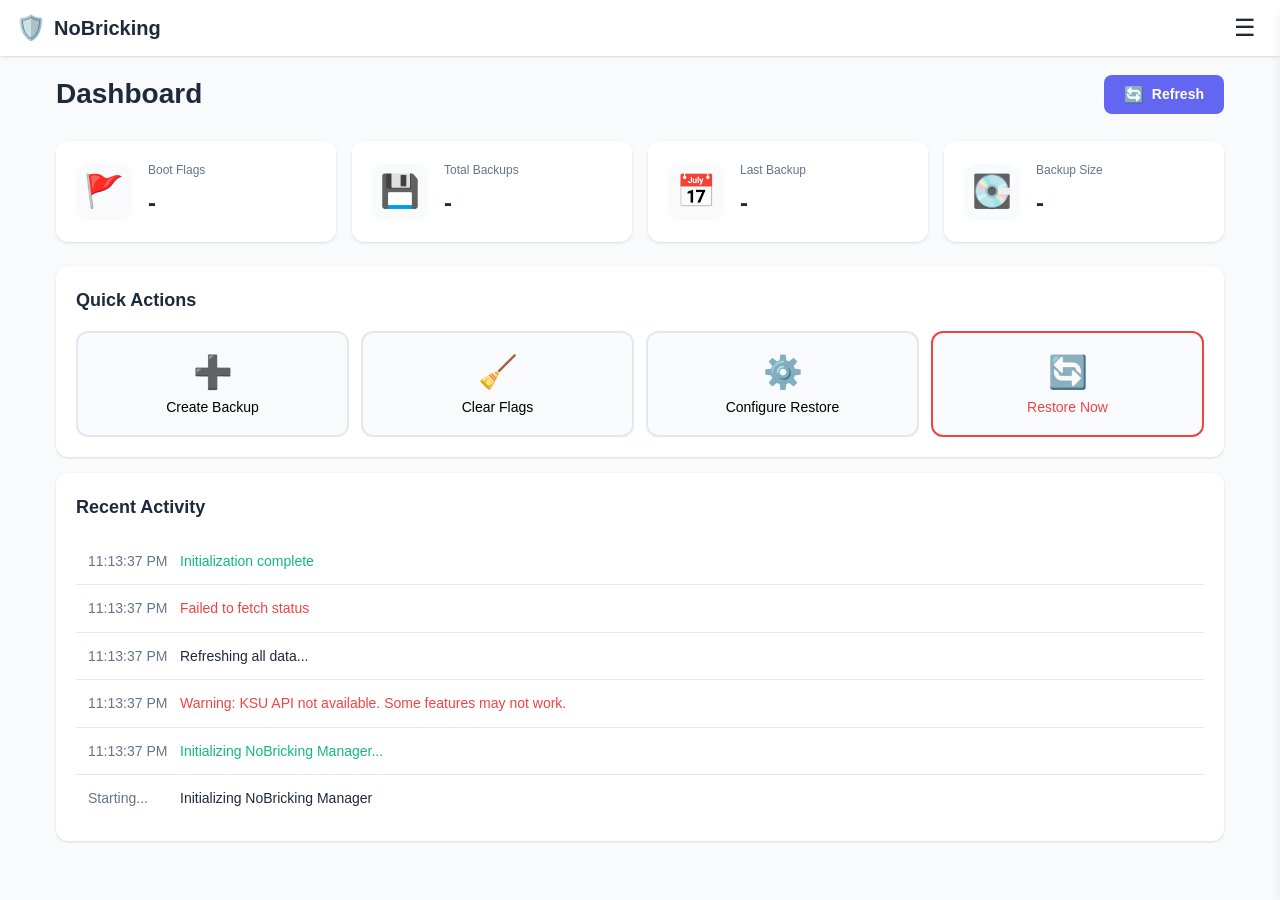
<file: webroot/index.html>
<!DOCTYPE html>
<html lang="en">
<head>
    <meta charset="UTF-8">
    <meta name="viewport" content="width=device-width, initial-scale=1.0, maximum-scale=1.0, user-scalable=no">
    <meta name="mobile-web-app-capable" content="yes">
    <meta name="apple-mobile-web-app-capable" content="yes">
    <meta name="apple-mobile-web-app-status-bar-style" content="black-translucent">
    <title>NoBricking Manager</title>
    <link rel="stylesheet" href="assets/css/app.css">
    <script src="assets/js/i18n.js"></script>
</head>
<body>
    <!-- Navigation Bar -->
    <nav class="navbar">
        <div class="nav-content">
            <div class="nav-title">
                <span class="nav-icon">🛡️</span>
                <span class="nav-text">NoBricking</span>
            </div>
            <button class="nav-menu-btn" onclick="toggleMenu()">
                <span class="menu-icon">☰</span>
            </button>
        </div>
    </nav>

    <!-- Side Menu -->
    <div class="side-menu" id="sideMenu">
        <div class="menu-header">
            <h2 data-i18n="menu">Menu</h2>
            <button class="close-menu" onclick="toggleMenu()">×</button>
        </div>
        <div class="menu-items">
            <a href="#" class="menu-item active" data-page="dashboard" onclick="navigateTo('dashboard')">
                <span class="menu-icon">📊</span>
                <span data-i18n="dashboard">Dashboard</span>
            </a>
            <a href="#" class="menu-item" data-page="backups" onclick="navigateTo('backups')">
                <span class="menu-icon">💾</span>
                <span data-i18n="backups">Backups</span>
            </a>
            <a href="#" class="menu-item" data-page="flags" onclick="navigateTo('flags')">
                <span class="menu-icon">🚩</span>
                <span data-i18n="bootFlags">Boot Flags</span>
            </a>
            <a href="#" class="menu-item" data-page="restore" onclick="navigateTo('restore')">
                <span class="menu-icon">🔄</span>
                <span data-i18n="restoreSettings">Restore Settings</span>
            </a>
            <a href="#" class="menu-item" data-page="docs" onclick="navigateTo('docs')">
                <span class="menu-icon">📚</span>
                <span data-i18n="documentation">Documentation</span>
            </a>
            <a href="#" class="menu-item" data-page="about" onclick="navigateTo('about')">
                <span class="menu-icon">ℹ️</span>
                <span data-i18n="about">About</span>
            </a>
            <div class="menu-divider"></div>
            <div class="menu-lang-selector">
                <span class="menu-icon">🌍</span>
                <select id="languageSelector" class="lang-select"></select>
            </div>
        </div>
    </div>

    <!-- Overlay -->
    <div class="overlay" id="overlay" onclick="toggleMenu()"></div>

    <!-- Main Content -->
    <div class="main-content">
        <!-- Dashboard Page -->
        <div class="page active" id="dashboard-page">
            <div class="page-header">
                <h1 data-i18n="dashboard">Dashboard</h1>
                <button class="btn btn-primary" onclick="refreshAll()">
                    <span class="btn-icon">🔄</span>
                    <span data-i18n="refresh">Refresh</span></button>
            </div>

            <!-- Status Cards -->
            <div class="status-cards">
                <div class="status-card">
                    <div class="card-icon">🚩</div>
                    <div class="card-content">
                        <div class="card-label" data-i18n="bootFlagsCount">Boot Flags</div>
                        <div class="card-value" id="flagCount">-</div>
                    </div>
                </div>
                <div class="status-card">
                    <div class="card-icon">💾</div>
                    <div class="card-content">
                        <div class="card-label" data-i18n="totalBackups">Total Backups</div>
                        <div class="card-value" id="backupCount">-</div>
                    </div>
                </div>
                <div class="status-card">
                    <div class="card-icon">📅</div>
                    <div class="card-content">
                        <div class="card-label" data-i18n="lastBackup">Last Backup</div>
                        <div class="card-value" id="lastBackup">-</div>
                    </div>
                </div>
                <div class="status-card">
                    <div class="card-icon">💽</div>
                    <div class="card-content">
                        <div class="card-label">Backup Size</div>
                        <div class="card-value" id="backupSize">-</div>
                    </div>
                </div>
            </div>

            <!-- Quick Actions -->
            <div class="section">
                <h2 class="section-title">Quick Actions</h2>
                <div class="action-grid">
                    <button class="action-btn" onclick="createBackup()">
                        <span class="action-icon">➕</span>
                        <span class="action-text">Create Backup</span>
                    </button>
                    <button class="action-btn" onclick="clearFlags()">
                        <span class="action-icon">🧹</span>
                        <span class="action-text">Clear Flags</span>
                    </button>
                    <button class="action-btn" onclick="navigateTo('restore')">
                        <span class="action-icon">⚙️</span>
                        <span class="action-text">Configure Restore</span>
                    </button>
                    <button class="action-btn action-btn-danger" onclick="confirmRestore()">
                        <span class="action-icon">🔄</span>
                        <span class="action-text">Restore Now</span>
                    </button>
                </div>
            </div>

            <!-- Activity Log -->
            <div class="section">
                <h2 class="section-title">Recent Activity</h2>
                <div class="activity-log" id="activityLog">
                    <div class="log-entry">
                        <span class="log-time">Starting...</span>
                        <span class="log-message">Initializing NoBricking Manager</span>
                    </div>
                </div>
            </div>
        </div>

        <!-- Backups Page -->
        <div class="page" id="backups-page">
            <div class="page-header">
                <h1>Backup Management</h1>
                <button class="btn btn-primary" onclick="createBackup()">
                    <span class="btn-icon">➕</span>
                    New Backup
                </button>
            </div>

            <!-- Active Backup Selection -->
            <div class="section">
                <h2 class="section-title">Active Backup Configuration</h2>
                <div class="info-box">
                    <p>Select which backup will be used for automatic restoration if a brick is detected.</p>
                </div>
                <div class="form-group">
                    <label for="activeBackupSelect">Active Backup:</label>
                    <select id="activeBackupSelect" class="select-input" onchange="setActiveBackup()">
                        <option value="latest">Latest Backup (Default)</option>
                    </select>
                </div>
            </div>

            <!-- Backup List -->
            <div class="section">
                <h2 class="section-title">All Backups</h2>
                <div id="backupList" class="backup-list">
                    <div class="empty-state">
                        <div class="empty-icon">📦</div>
                        <div class="empty-text">Loading backups...</div>
                    </div>
                </div>
            </div>
        </div>

        <!-- Flags Page -->
        <div class="page" id="flags-page">
            <div class="page-header">
                <h1>Boot Flags</h1>
                <button class="btn btn-danger" onclick="clearFlags()">
                    <span class="btn-icon">🧹</span>
                    Clear All Flags
                </button>
            </div>

            <div class="info-box warning">
                <strong>⚠️ Boot Flag System</strong>
                <p>Boot flags track boot attempts. When 3 or more flags are detected, the system is considered bricked and automatic restoration will trigger.</p>
            </div>

            <div class="section">
                <h2 class="section-title">Current Flags</h2>
                <div id="flagList" class="flag-list">
                    <div class="empty-state">
                        <div class="empty-icon">🏁</div>
                        <div class="empty-text">Loading flags...</div>
                    </div>
                </div>
            </div>
        </div>

        <!-- Restore Settings Page -->
        <div class="page" id="restore-page">
            <div class="page-header">
                <h1>Restore Settings</h1>
                <button class="btn btn-primary" onclick="saveRestoreSettings()">
                    <span class="btn-icon">💾</span>
                    Save Settings
                </button>
            </div>

            <div class="info-box">
                <p>Configure what gets restored when automatic recovery is triggered. Uncheck items you want to exclude from restoration.</p>
            </div>

            <div class="section">
                <h2 class="section-title">Partition Restore Options</h2>
                <div class="settings-list">
                    <label class="checkbox-item">
                        <input type="checkbox" id="restore_boot" checked>
                        <span class="checkbox-label">
                            <strong>Boot Partition</strong>
                            <small>Contains kernel and ramdisk</small>
                        </span>
                    </label>
                    <label class="checkbox-item">
                        <input type="checkbox" id="restore_init_boot" checked>
                        <span class="checkbox-label">
                            <strong>Init Boot Partition</strong>
                            <small>Contains init ramdisk (if exists)</small>
                        </span>
                    </label>
                    <label class="checkbox-item">
                        <input type="checkbox" id="restore_recovery" checked>
                        <span class="checkbox-label">
                            <strong>Recovery Partition</strong>
                            <small>Recovery mode partition (if exists)</small>
                        </span>
                    </label>
                </div>
            </div>

            <div class="section">
                <h2 class="section-title">Module Restore Options</h2>
                <div class="settings-list">
                    <label class="checkbox-item">
                        <input type="checkbox" id="restore_modules" checked>
                        <span class="checkbox-label">
                            <strong>Module States</strong>
                            <small>Disable all modules and re-enable only backed up ones</small>
                        </span>
                    </label>
                    <label class="checkbox-item">
                        <input type="checkbox" id="keep_nobricking_enabled" checked disabled>
                        <span class="checkbox-label">
                            <strong>Keep NoBricking Enabled</strong>
                            <small>Always keep NoBricking enabled (cannot be disabled)</small>
                        </span>
                    </label>
                </div>
            </div>

            <div class="section">
                <h2 class="section-title">Safety Options</h2>
                <div class="settings-list">
                    <label class="checkbox-item">
                        <input type="checkbox" id="auto_reboot_after_restore" checked>
                        <span class="checkbox-label">
                            <strong>Auto Reboot After Restore</strong>
                            <small>Automatically reboot after successful restoration</small>
                        </span>
                    </label>
                    <label class="checkbox-item">
                        <input type="checkbox" id="clear_flags_after_restore" checked>
                        <span class="checkbox-label">
                            <strong>Clear Flags After Restore</strong>
                            <small>Remove boot flags after restoration completes</small>
                        </span>
                    </label>
                </div>
            </div>
        </div>

        <!-- Documentation Page -->
        <div class="page" id="docs-page">
            <div class="page-header">
                <h1>Documentation</h1>
            </div>
            <div id="docsify-container"></div>
        </div>

        <!-- About Page -->
        <div class="page" id="about-page">
            <div class="page-header">
                <h1>About NoBricking</h1>
            </div>

            <div class="about-content">
                <div class="about-logo">🛡️</div>
                <h2>NoBricking</h2>
                <p class="version">Version <span id="moduleVersion">1.0.4</span></p>
                
                <div class="section">
                    <h3>Anti-Bricking Protection</h3>
                    <p>NoBricking is an advanced module that automatically protects your device from bricking by monitoring boot attempts and restoring backups when failures are detected.</p>
                </div>

                <div class="section">
                    <h3>Key Features</h3>
                    <ul class="feature-list">
                        <li>✅ Automatic partition backup (boot, init_boot, recovery)</li>
                        <li>✅ Boot failure detection with flag system</li>
                        <li>✅ Automatic restoration after 3 failed boots</li>
                        <li>✅ Module state management</li>
                        <li>✅ Manual backup creation</li>
                        <li>✅ Customizable restore settings</li>
                        <li>✅ Advanced web interface</li>
                    </ul>
                </div>

                <div class="section">
                    <h3>Compatibility</h3>
                    <ul class="compat-list">
                        <li>Magisk (all versions)</li>
                        <li>KernelSU (original)</li>
                        <li>KernelSU Next</li>
                        <li>Sukisu Ultra</li>
                        <li>APatch</li>
                    </ul>
                </div>

                <div class="section">
                    <h3>Developer</h3>
                    <p>Created by <strong>cyanmint</strong></p>
                </div>

                <div class="section">
                    <h3>License</h3>
                    <p>Open Source Software</p>
                </div>
            </div>
        </div>
    </div>

    <!-- Scripts -->
    <script src="assets/js/ksu-api.js"></script>
    <script src="assets/js/app.js"></script>
</body>
</html>
</file>
<file: webroot/assets/css/app.css>
/* Reset and Base Styles */
* {
    margin: 0;
    padding: 0;
    box-sizing: border-box;
}

:root {
    --primary-color: #6366f1;
    --primary-dark: #4f46e5;
    --danger-color: #ef4444;
    --danger-dark: #dc2626;
    --success-color: #10b981;
    --warning-color: #f59e0b;
    --bg-color: #f8fafc;
    --surface-color: #ffffff;
    --text-color: #1e293b;
    --text-secondary: #64748b;
    --border-color: #e2e8f0;
    --shadow: 0 1px 3px 0 rgba(0, 0, 0, 0.1), 0 1px 2px -1px rgba(0, 0, 0, 0.1);
    --shadow-lg: 0 10px 15px -3px rgba(0, 0, 0, 0.1), 0 4px 6px -4px rgba(0, 0, 0, 0.1);
}

body {
    font-family: -apple-system, BlinkMacSystemFont, 'Segoe UI', Roboto, Oxygen, Ubuntu, Cantarell, sans-serif;
    background: var(--bg-color);
    color: var(--text-color);
    line-height: 1.6;
    overflow-x: hidden;
}

/* Navigation Bar */
.navbar {
    position: fixed;
    top: 0;
    left: 0;
    right: 0;
    height: 56px;
    background: var(--surface-color);
    box-shadow: var(--shadow);
    z-index: 1000;
}

.nav-content {
    display: flex;
    justify-content: space-between;
    align-items: center;
    height: 100%;
    padding: 0 16px;
}

.nav-title {
    display: flex;
    align-items: center;
    gap: 8px;
    font-size: 20px;
    font-weight: 600;
}

.nav-icon {
    font-size: 24px;
}

.nav-menu-btn {
    background: none;
    border: none;
    font-size: 24px;
    cursor: pointer;
    padding: 8px;
    color: var(--text-color);
    border-radius: 4px;
    transition: background 0.2s;
}

.nav-menu-btn:hover {
    background: var(--bg-color);
}

/* Side Menu */
.side-menu {
    position: fixed;
    top: 0;
    right: -280px;
    width: 280px;
    height: 100%;
    background: var(--surface-color);
    box-shadow: var(--shadow-lg);
    z-index: 1001;
    transition: right 0.3s ease;
    overflow-y: auto;
}

.side-menu.active {
    right: 0;
}

.menu-header {
    display: flex;
    justify-content: space-between;
    align-items: center;
    padding: 16px;
    border-bottom: 1px solid var(--border-color);
}

.menu-header h2 {
    font-size: 18px;
}

.close-menu {
    background: none;
    border: none;
    font-size: 32px;
    cursor: pointer;
    color: var(--text-color);
    width: 40px;
    height: 40px;
    display: flex;
    align-items: center;
    justify-content: center;
    border-radius: 4px;
}

.close-menu:hover {
    background: var(--bg-color);
}

.menu-items {
    padding: 8px 0;
}

.menu-item {
    display: flex;
    align-items: center;
    gap: 12px;
    padding: 12px 16px;
    color: var(--text-color);
    text-decoration: none;
    transition: background 0.2s;
}

.menu-item:hover {
    background: var(--bg-color);
}

.menu-item.active {
    background: var(--primary-color);
    color: white;
}

.menu-item .menu-icon {
    font-size: 20px;
    width: 24px;
    text-align: center;
}

/* Overlay */
.overlay {
    position: fixed;
    top: 0;
    left: 0;
    right: 0;
    bottom: 0;
    background: rgba(0, 0, 0, 0.5);
    z-index: 999;
    opacity: 0;
    pointer-events: none;
    transition: opacity 0.3s;
}

.overlay.active {
    opacity: 1;
    pointer-events: all;
}

/* Main Content */
.main-content {
    margin-top: 56px;
    padding: 16px;
    max-width: 1200px;
    margin-left: auto;
    margin-right: auto;
}

/* Pages */
.page {
    display: none;
}

.page.active {
    display: block;
    animation: fadeIn 0.3s;
}

@keyframes fadeIn {
    from { opacity: 0; transform: translateY(10px); }
    to { opacity: 1; transform: translateY(0); }
}

.page-header {
    display: flex;
    justify-content: space-between;
    align-items: center;
    margin-bottom: 24px;
}

.page-header h1 {
    font-size: 28px;
    font-weight: 700;
}

/* Buttons */
.btn {
    display: inline-flex;
    align-items: center;
    gap: 8px;
    padding: 10px 20px;
    border: none;
    border-radius: 8px;
    font-size: 14px;
    font-weight: 600;
    cursor: pointer;
    transition: all 0.2s;
}

.btn-primary {
    background: var(--primary-color);
    color: white;
}

.btn-primary:hover {
    background: var(--primary-dark);
    transform: translateY(-1px);
    box-shadow: var(--shadow);
}

.btn-danger {
    background: var(--danger-color);
    color: white;
}

.btn-danger:hover {
    background: var(--danger-dark);
    transform: translateY(-1px);
    box-shadow: var(--shadow);
}

.btn-icon {
    font-size: 16px;
}

/* Status Cards */
.status-cards {
    display: grid;
    grid-template-columns: repeat(auto-fit, minmax(200px, 1fr));
    gap: 16px;
    margin-bottom: 24px;
}

.status-card {
    background: var(--surface-color);
    border-radius: 12px;
    padding: 20px;
    box-shadow: var(--shadow);
    display: flex;
    align-items: center;
    gap: 16px;
}

.card-icon {
    font-size: 32px;
    width: 56px;
    height: 56px;
    display: flex;
    align-items: center;
    justify-content: center;
    background: var(--bg-color);
    border-radius: 12px;
}

.card-label {
    font-size: 12px;
    color: var(--text-secondary);
    margin-bottom: 4px;
}

.card-value {
    font-size: 24px;
    font-weight: 700;
}

/* Section */
.section {
    background: var(--surface-color);
    border-radius: 12px;
    padding: 20px;
    margin-bottom: 16px;
    box-shadow: var(--shadow);
}

.section-title {
    font-size: 18px;
    font-weight: 600;
    margin-bottom: 16px;
}

/* Action Grid */
.action-grid {
    display: grid;
    grid-template-columns: repeat(auto-fit, minmax(140px, 1fr));
    gap: 12px;
}

.action-btn {
    display: flex;
    flex-direction: column;
    align-items: center;
    gap: 8px;
    padding: 20px 16px;
    background: var(--bg-color);
    border: 2px solid var(--border-color);
    border-radius: 12px;
    cursor: pointer;
    transition: all 0.2s;
    font-size: 14px;
    font-weight: 500;
}

.action-btn:hover {
    transform: translateY(-2px);
    box-shadow: var(--shadow);
    border-color: var(--primary-color);
}

.action-btn-danger {
    border-color: var(--danger-color);
    color: var(--danger-color);
}

.action-btn-danger:hover {
    background: var(--danger-color);
    color: white;
}

.action-icon {
    font-size: 32px;
}

/* Activity Log */
.activity-log {
    max-height: 300px;
    overflow-y: auto;
}

.log-entry {
    display: flex;
    gap: 12px;
    padding: 12px;
    border-bottom: 1px solid var(--border-color);
    font-size: 14px;
}

.log-entry:last-child {
    border-bottom: none;
}

.log-time {
    color: var(--text-secondary);
    min-width: 80px;
}

.log-entry.success .log-message {
    color: var(--success-color);
}

.log-entry.error .log-message {
    color: var(--danger-color);
}

/* Info Box */
.info-box {
    background: #dbeafe;
    border-left: 4px solid #3b82f6;
    padding: 16px;
    border-radius: 8px;
    margin-bottom: 16px;
}

.info-box.warning {
    background: #fef3c7;
    border-left-color: #f59e0b;
}

.info-box p {
    margin: 4px 0;
}

/* Form Elements */
.form-group {
    margin-bottom: 16px;
}

.form-group label {
    display: block;
    margin-bottom: 8px;
    font-weight: 500;
}

.select-input {
    width: 100%;
    padding: 10px;
    border: 2px solid var(--border-color);
    border-radius: 8px;
    font-size: 14px;
    background: white;
}

.select-input:focus {
    outline: none;
    border-color: var(--primary-color);
}

/* Backup List */
.backup-list {
    display: flex;
    flex-direction: column;
    gap: 12px;
}

.backup-item {
    background: var(--bg-color);
    border: 2px solid var(--border-color);
    border-radius: 12px;
    padding: 16px;
    transition: all 0.2s;
}

.backup-item.active {
    border-color: var(--primary-color);
    background: #eff6ff;
}

.backup-header {
    display: flex;
    justify-content: space-between;
    align-items: center;
    margin-bottom: 8px;
}

.backup-name {
    font-weight: 600;
    font-size: 16px;
}

.backup-badge {
    background: var(--primary-color);
    color: white;
    padding: 4px 12px;
    border-radius: 12px;
    font-size: 12px;
    font-weight: 600;
}

.backup-details {
    color: var(--text-secondary);
    font-size: 14px;
    margin-bottom: 12px;
}

.backup-actions {
    display: flex;
    gap: 8px;
}

.backup-btn {
    padding: 8px 16px;
    background: white;
    border: 1px solid var(--border-color);
    border-radius: 6px;
    cursor: pointer;
    font-size: 13px;
    transition: all 0.2s;
}

.backup-btn:hover {
    background: var(--bg-color);
}

.backup-btn-primary {
    background: var(--primary-color);
    color: white;
    border-color: var(--primary-color);
}

.backup-btn-danger {
    background: var(--danger-color);
    color: white;
    border-color: var(--danger-color);
}

/* Flag List */
.flag-list {
    display: flex;
    flex-direction: column;
    gap: 8px;
}

.flag-item {
    background: var(--bg-color);
    border-left: 4px solid var(--warning-color);
    padding: 12px 16px;
    border-radius: 6px;
    display: flex;
    justify-content: space-between;
    align-items: center;
}

.flag-info {
    font-size: 14px;
}

.flag-time {
    font-weight: 600;
}

.flag-delete {
    background: var(--danger-color);
    color: white;
    border: none;
    padding: 6px 12px;
    border-radius: 6px;
    cursor: pointer;
    font-size: 12px;
}

/* Settings List */
.settings-list {
    display: flex;
    flex-direction: column;
    gap: 12px;
}

.checkbox-item {
    display: flex;
    align-items: flex-start;
    gap: 12px;
    padding: 12px;
    background: var(--bg-color);
    border-radius: 8px;
    cursor: pointer;
}

.checkbox-item input[type="checkbox"] {
    margin-top: 4px;
    width: 20px;
    height: 20px;
    cursor: pointer;
}

.checkbox-label {
    display: flex;
    flex-direction: column;
    gap: 4px;
}

.checkbox-label strong {
    font-size: 14px;
}

.checkbox-label small {
    color: var(--text-secondary);
    font-size: 12px;
}

/* Empty State */
.empty-state {
    text-align: center;
    padding: 40px 20px;
}

.empty-icon {
    font-size: 48px;
    margin-bottom: 12px;
}

.empty-text {
    color: var(--text-secondary);
    font-size: 14px;
}

/* About Page */
.about-content {
    text-align: center;
}

.about-logo {
    font-size: 80px;
    margin: 20px 0;
}

.about-content h2 {
    font-size: 32px;
    margin-bottom: 8px;
}

.version {
    color: var(--text-secondary);
    margin-bottom: 32px;
}

.about-content .section {
    text-align: left;
}

.about-content h3 {
    font-size: 18px;
    margin-bottom: 12px;
}

.feature-list, .compat-list {
    list-style: none;
    padding: 0;
}

.feature-list li, .compat-list li {
    padding: 8px 0;
}

/* Docsify Container */
#docsify-container {
    background: var(--surface-color);
    border-radius: 12px;
    padding: 20px;
    min-height: 400px;
}

/* Responsive */
@media (max-width: 640px) {
    .status-cards {
        grid-template-columns: repeat(2, 1fr);
    }
    
    .action-grid {
        grid-template-columns: repeat(2, 1fr);
    }
    
    .page-header {
        flex-direction: column;
        align-items: flex-start;
        gap: 12px;
    }
}

/* Language Selector Styles */
.menu-divider {
    height: 1px;
    background: rgba(255, 255, 255, 0.1);
    margin: 10px 0;
}

.menu-lang-selector {
    display: flex;
    align-items: center;
    padding: 15px 20px;
    gap: 10px;
}

.lang-select {
    flex: 1;
    padding: 8px 12px;
    border: 1px solid rgba(255, 255, 255, 0.2);
    border-radius: 8px;
    background: rgba(255, 255, 255, 0.1);
    color: white;
    font-size: 14px;
    cursor: pointer;
    transition: all 0.3s ease;
}

.lang-select:hover {
    background: rgba(255, 255, 255, 0.15);
    border-color: rgba(255, 255, 255, 0.3);
}

.lang-select:focus {
    outline: none;
    border-color: var(--primary-color);
    background: rgba(255, 255, 255, 0.2);
}

.lang-select option {
    background: #2c3e50;
    color: white;
}
</file>
